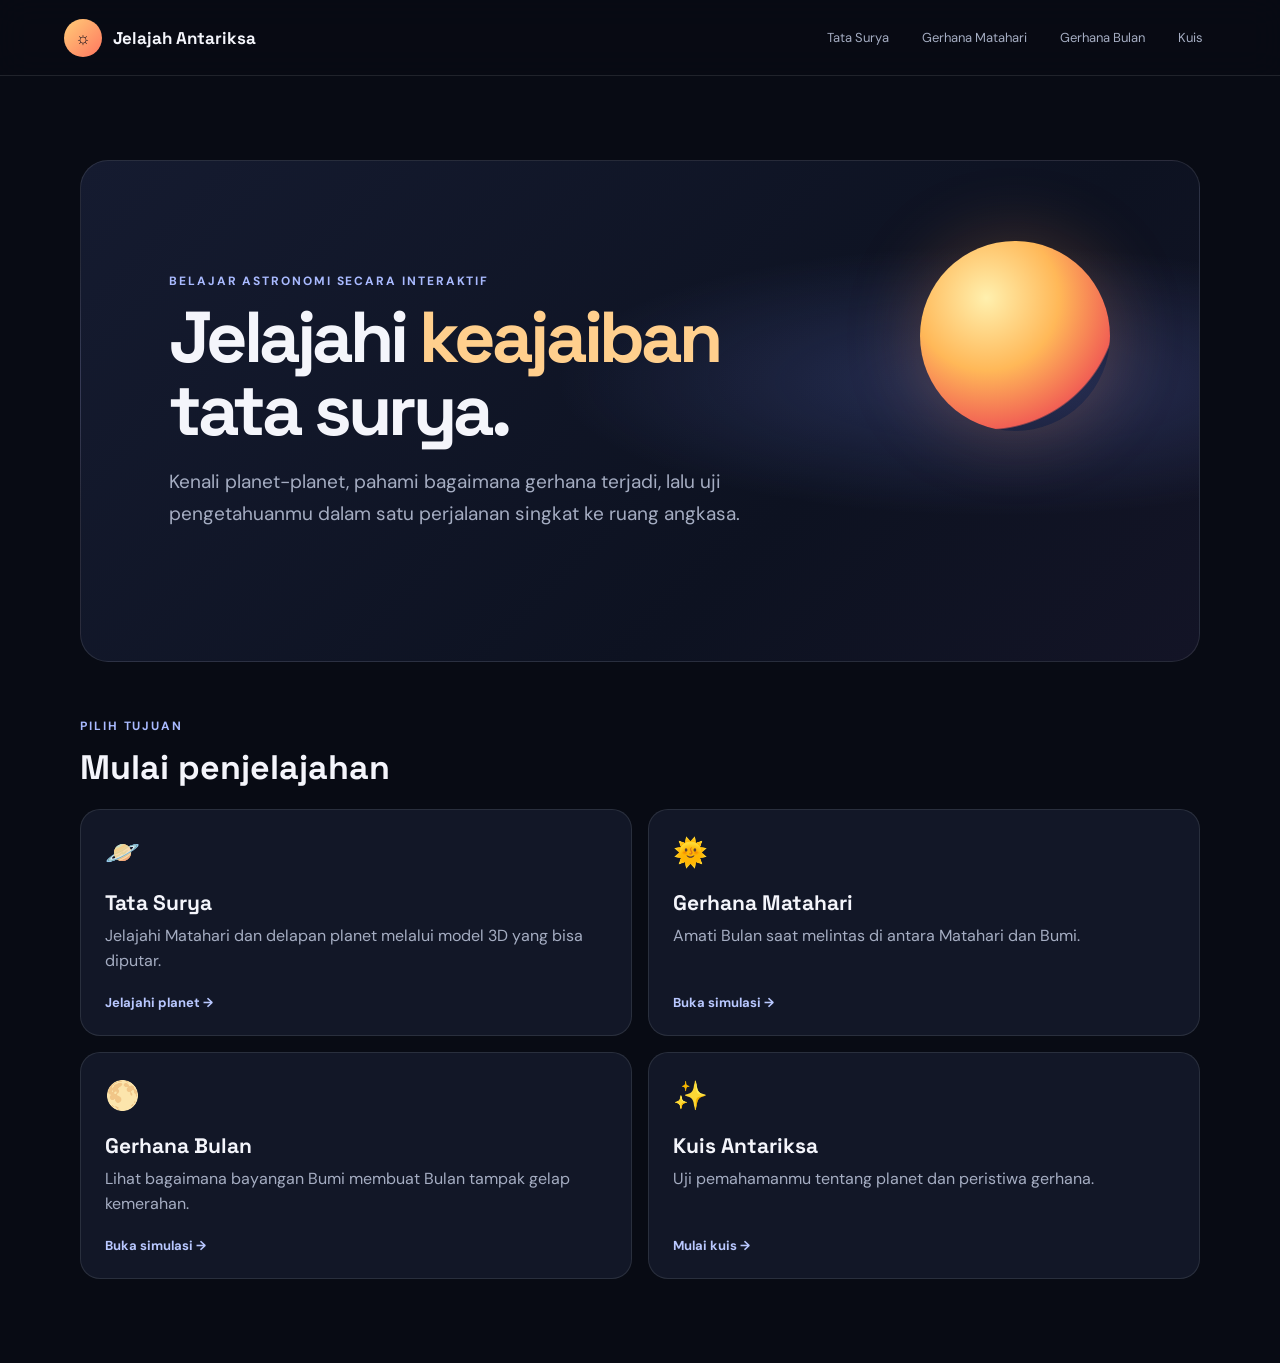
<file: index.html>
<!doctype html>
<html lang="id">
<head>
  <meta charset="utf-8">
  <meta name="viewport" content="width=device-width, initial-scale=1">
  <meta name="theme-color" content="#080b14">
  <title>Jelajah Antariksa | Tata Surya dan Gerhana</title>
  <link rel="stylesheet" href="assets/site.css">
  <script type="module" src="assets/site.js"></script>
</head>
<body data-page="home">
  <div data-site-nav></div>
  <main class="page-shell">
    <section class="hero">
      <div class="hero-content">
        <p class="eyebrow">Belajar astronomi secara interaktif</p>
        <h1>Jelajahi <span>keajaiban</span> tata surya.</h1>
        <p class="lead">Kenali planet-planet, pahami bagaimana gerhana terjadi, lalu uji pengetahuanmu dalam satu perjalanan singkat ke ruang angkasa.</p>
      </div>
    </section>

    <section aria-labelledby="explore-title">
      <div class="section-heading">
        <div>
          <p class="eyebrow">Pilih tujuan</p>
          <h2 id="explore-title">Mulai penjelajahan</h2>
        </div>
      </div>
      <div class="page-grid">
        <a class="page-card" href="pages/solar-system.html">
          <div><span class="card-icon" aria-hidden="true">🪐</span><h3>Tata Surya</h3><p>Jelajahi Matahari dan delapan planet melalui model 3D yang bisa diputar.</p></div>
          <span class="card-link">Jelajahi planet →</span>
        </a>
        <a class="page-card" href="pages/solar-eclipse.html">
          <div><span class="card-icon" aria-hidden="true">🌞</span><h3>Gerhana Matahari</h3><p>Amati Bulan saat melintas di antara Matahari dan Bumi.</p></div>
          <span class="card-link">Buka simulasi →</span>
        </a>
        <a class="page-card" href="pages/lunar-eclipse.html">
          <div><span class="card-icon" aria-hidden="true">🌕</span><h3>Gerhana Bulan</h3><p>Lihat bagaimana bayangan Bumi membuat Bulan tampak gelap kemerahan.</p></div>
          <span class="card-link">Buka simulasi →</span>
        </a>
        <a class="page-card" href="pages/quiz.html">
          <div><span class="card-icon" aria-hidden="true">✨</span><h3>Kuis Antariksa</h3><p>Uji pemahamanmu tentang planet dan peristiwa gerhana.</p></div>
          <span class="card-link">Mulai kuis →</span>
        </a>
      </div>
    </section>
  </main>
</body>
</html>
</file>
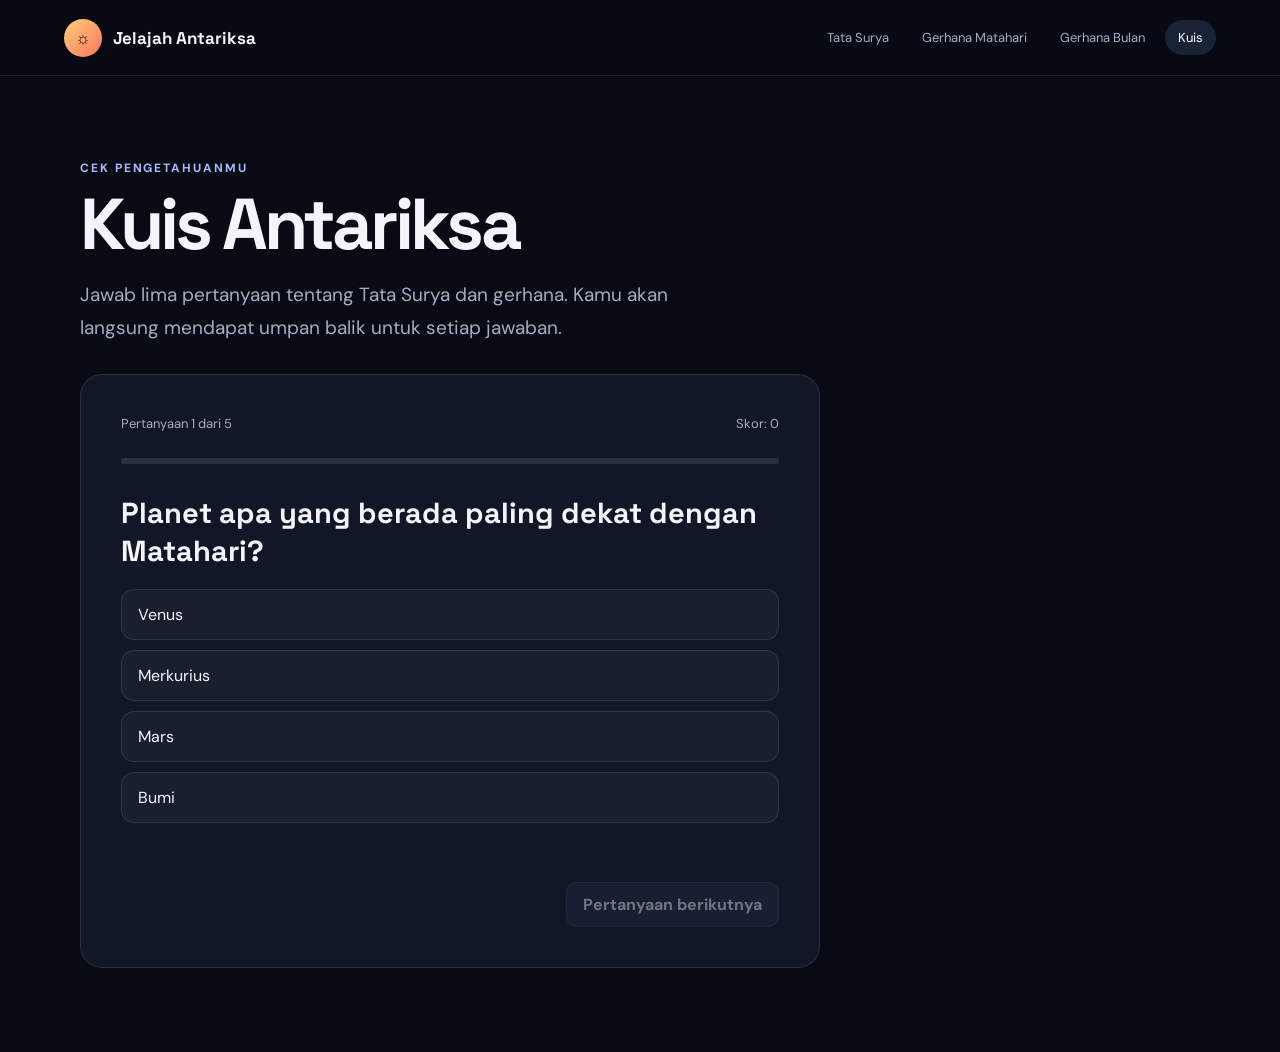
<file: pages/quiz.html>
<!doctype html>
<html lang="id">
<head>
  <meta charset="utf-8">
  <meta name="viewport" content="width=device-width, initial-scale=1">
  <title>Kuis Antariksa | Jelajah Antariksa</title>
  <link rel="stylesheet" href="../assets/site.css">
  <script type="module" src="../assets/site.js"></script>
  <script type="module" src="../assets/quiz.js"></script>
</head>
<body data-page="quiz">
  <div data-site-nav></div>
  <main class="page-shell">
    <div class="page-intro">
      <p class="eyebrow">Cek pengetahuanmu</p>
      <h1>Kuis Antariksa</h1>
      <p class="lead">Jawab lima pertanyaan tentang Tata Surya dan gerhana. Kamu akan langsung mendapat umpan balik untuk setiap jawaban.</p>
    </div>
    <section class="quiz-card" id="quiz-card" aria-live="polite">
      <div class="quiz-meta"><span id="quiz-progress"></span><span id="quiz-score"></span></div>
      <div class="progress-track" aria-hidden="true"><div class="progress-fill" id="progress-fill"></div></div>
      <h2 class="quiz-question" id="quiz-question"></h2>
      <div class="answer-list" id="answer-list"></div>
      <p class="quiz-feedback" id="quiz-feedback"></p>
      <div class="quiz-actions">
        <span></span>
        <button class="button" id="next-question" type="button" disabled>Pertanyaan berikutnya</button>
      </div>
    </section>
  </main>
</body>
</html>
</file>
<file: assets/site.css>
@import url("https://fonts.googleapis.com/css2?family=DM+Sans:wght@400;500;600;700&family=Space+Grotesk:wght@400;500;600;700&display=swap");

:root {
  color-scheme: dark;
  font-family: "DM Sans", sans-serif;
  color: #f4f5fb;
  background: #080b14;
  font-synthesis: none;
  text-rendering: optimizeLegibility;
  --muted: #a5adc2;
  --surface: rgba(20, 26, 43, .88);
  --line: rgba(255, 255, 255, .1);
  --accent: #88a9ff;
}

* { box-sizing: border-box; }
body { margin: 0; min-width: 320px; min-height: 100vh; }
button, a { font: inherit; }
a { color: inherit; text-decoration: none; }
button { color: inherit; }

.site-header {
  position: relative;
  z-index: 5;
  display: flex;
  align-items: center;
  justify-content: space-between;
  gap: 24px;
  min-height: 76px;
  padding: 14px clamp(20px, 5vw, 72px);
  border-bottom: 1px solid var(--line);
  background: rgba(8, 11, 20, .88);
  backdrop-filter: blur(16px);
}

.brand { display: flex; align-items: center; gap: 11px; font: 700 17px "Space Grotesk", sans-serif; }
.brand-mark { display: grid; width: 38px; height: 38px; place-items: center; border-radius: 50%; background: linear-gradient(135deg, #ffcd78, #ff765f); color: #17101a; }
.site-nav { display: flex; flex-wrap: wrap; gap: 7px; }
.site-nav a { padding: 9px 13px; border-radius: 999px; color: var(--muted); font-size: 13px; transition: background .2s, color .2s; }
.site-nav a:hover, .site-nav a[aria-current="page"] { background: rgba(136, 169, 255, .15); color: #fff; }

.page-shell { width: min(1120px, calc(100% - 40px)); margin: 0 auto; padding: clamp(40px, 7vw, 84px) 0; }
.eyebrow { color: #a9baff; font-size: 12px; font-weight: 700; letter-spacing: .16em; text-transform: uppercase; }
h1, h2, h3, p { margin-top: 0; }
h1, h2, h3 { font-family: "Space Grotesk", sans-serif; }
h1 { margin-bottom: 18px; font-size: clamp(38px, 7vw, 72px); line-height: 1.02; letter-spacing: -.055em; }
.lead { max-width: 640px; color: var(--muted); font-size: clamp(16px, 2vw, 19px); line-height: 1.7; }

.hero { position: relative; overflow: hidden; padding: clamp(48px, 9vw, 112px) clamp(24px, 7vw, 88px); border: 1px solid var(--line); border-radius: 28px; background: radial-gradient(ellipse at 82% 44%, rgba(86, 101, 181, .36), transparent 34%), linear-gradient(135deg, #151b30, #0d1221 65%, #131426); }
.hero::after { position: absolute; top: 16%; right: 8%; width: clamp(90px, 15vw, 190px); aspect-ratio: 1; border-radius: 50%; background: radial-gradient(circle at 35% 30%, #fff0ae, #ffb858 40%, #f15f54 72%, transparent 73%); box-shadow: 0 0 75px rgba(255, 154, 91, .25); content: ""; }
.hero-content { position: relative; z-index: 1; max-width: 680px; }
.hero h1 span { color: #ffcf8d; }
.section-heading { display: flex; align-items: end; justify-content: space-between; gap: 20px; margin: 56px 0 20px; }
.section-heading h2 { margin: 0; font-size: clamp(24px, 4vw, 34px); }
.page-grid { display: grid; grid-template-columns: repeat(2, minmax(0, 1fr)); gap: 16px; }
.page-card { display: flex; min-height: 190px; flex-direction: column; justify-content: space-between; padding: 24px; border: 1px solid var(--line); border-radius: 20px; background: var(--surface); transition: transform .2s, border-color .2s; }
.page-card:hover { transform: translateY(-4px); border-color: rgba(136, 169, 255, .5); }
.card-icon { font-size: 28px; }
.page-card h3 { margin: 18px 0 8px; font-size: 21px; }
.page-card p { margin: 0; color: var(--muted); line-height: 1.55; }
.card-link { align-self: start; margin-top: 20px; color: #b9c8ff; font-weight: 700; font-size: 13px; }

.page-intro { margin-bottom: 30px; }
.sim-frame { display: block; width: 100%; height: min(760px, calc(100vh - 190px)); min-height: 540px; border: 1px solid var(--line); border-radius: 18px; background: #000; }
.sim-note { margin: 14px 0 0; color: var(--muted); font-size: 13px; }

.solar-layout { display: grid; grid-template-columns: minmax(0, 1.6fr) minmax(250px, .8fr); overflow: hidden; border: 1px solid var(--line); border-radius: 22px; background: #050812; }
.solar-view { position: relative; min-height: 510px; }
.solar-view canvas { display: block; width: 100%; height: 100%; }
.solar-hint { position: absolute; bottom: 14px; left: 16px; color: rgba(235, 239, 255, .68); font-size: 12px; pointer-events: none; }
.planet-annotation { position: absolute; z-index: 2; padding: 7px 11px; border: 1px solid rgba(186, 204, 255, .65); border-radius: 999px; background: rgba(13, 19, 36, .9); color: #f2f5ff; font-size: 12px; font-weight: 600; white-space: nowrap; pointer-events: none; transform: translate(-50%, -100%); box-shadow: 0 4px 18px rgba(0, 0, 0, .3); }
.planet-annotation::after { position: absolute; top: 100%; left: 50%; width: 1px; height: 12px; background: rgba(186, 204, 255, .8); content: ""; }
.planet-annotation::before { position: absolute; top: calc(100% + 9px); left: 50%; width: 7px; height: 7px; border: 2px solid #f2f5ff; border-radius: 50%; background: #809eff; content: ""; transform: translateX(-50%); }
.planet-panel { padding: 24px; border-left: 1px solid var(--line); background: rgba(19, 25, 42, .9); }
.planet-panel h2 { margin-bottom: 8px; font-size: 28px; }
.planet-panel p { color: var(--muted); line-height: 1.6; }
.planet-facts { display: grid; grid-template-columns: 1fr 1fr; gap: 10px; margin: 20px 0; }
.planet-fact { padding: 12px; border: 1px solid var(--line); border-radius: 12px; }
.planet-fact small { display: block; margin-bottom: 5px; color: var(--muted); }
.planet-fact strong { font-size: 13px; }
.planet-list { display: grid; grid-template-columns: 1fr 1fr; gap: 8px; }
.planet-button, .button { border: 1px solid var(--line); border-radius: 11px; background: rgba(255, 255, 255, .04); cursor: pointer; transition: .2s; }
.planet-button { padding: 10px; text-align: left; font-size: 12px; }
.planet-button:hover, .planet-button[aria-pressed="true"], .button:hover { border-color: var(--accent); background: rgba(136, 169, 255, .15); }

.quiz-card { max-width: 740px; padding: clamp(22px, 5vw, 40px); border: 1px solid var(--line); border-radius: 22px; background: var(--surface); }
.quiz-meta { display: flex; justify-content: space-between; gap: 15px; margin-bottom: 26px; color: var(--muted); font-size: 13px; }
.progress-track { height: 6px; margin: 12px 0 30px; overflow: hidden; border-radius: 99px; background: rgba(255, 255, 255, .1); }
.progress-fill { width: 0; height: 100%; border-radius: inherit; background: linear-gradient(90deg, #809eff, #d0a6ff); transition: width .25s; }
.quiz-question { margin-bottom: 20px; font-size: clamp(21px, 4vw, 29px); line-height: 1.3; }
.answer-list { display: grid; gap: 10px; }
.answer-option { width: 100%; padding: 14px 16px; border: 1px solid var(--line); border-radius: 13px; background: rgba(255,255,255,.035); text-align: left; cursor: pointer; }
.answer-option:hover:not(:disabled) { border-color: var(--accent); background: rgba(136,169,255,.11); }
.answer-option:disabled { cursor: default; }
.answer-option.is-correct { border-color: #60d8a3; background: rgba(44, 173, 116, .15); }
.answer-option.is-wrong { border-color: #ff8a91; background: rgba(201, 72, 84, .16); }
.quiz-feedback { min-height: 27px; margin: 16px 0; color: var(--muted); }
.quiz-actions { display: flex; align-items: center; justify-content: space-between; gap: 14px; }
.button { padding: 11px 16px; background: rgba(136,169,255,.13); font-weight: 700; }
.button:disabled { opacity: .42; cursor: not-allowed; }
.quiz-result { padding: 24px 0 8px; text-align: center; }
.quiz-result strong { display: block; margin: 16px 0; color: #ffcf8d; font: 700 48px "Space Grotesk", sans-serif; }

@media (max-width: 760px) {
  .site-header { align-items: flex-start; flex-direction: column; gap: 10px; padding: 15px 20px; }
  .site-nav { gap: 2px; }
  .site-nav a { padding: 8px 10px; font-size: 12px; }
  .hero::after { top: auto; right: -18px; bottom: -34px; opacity: .55; }
  .page-grid { grid-template-columns: 1fr; }
  .solar-layout { grid-template-columns: 1fr; }
  .solar-view { min-height: 390px; }
  .planet-panel { border-top: 1px solid var(--line); border-left: 0; }
  .sim-frame { height: 68vh; min-height: 430px; }
}
</file>
